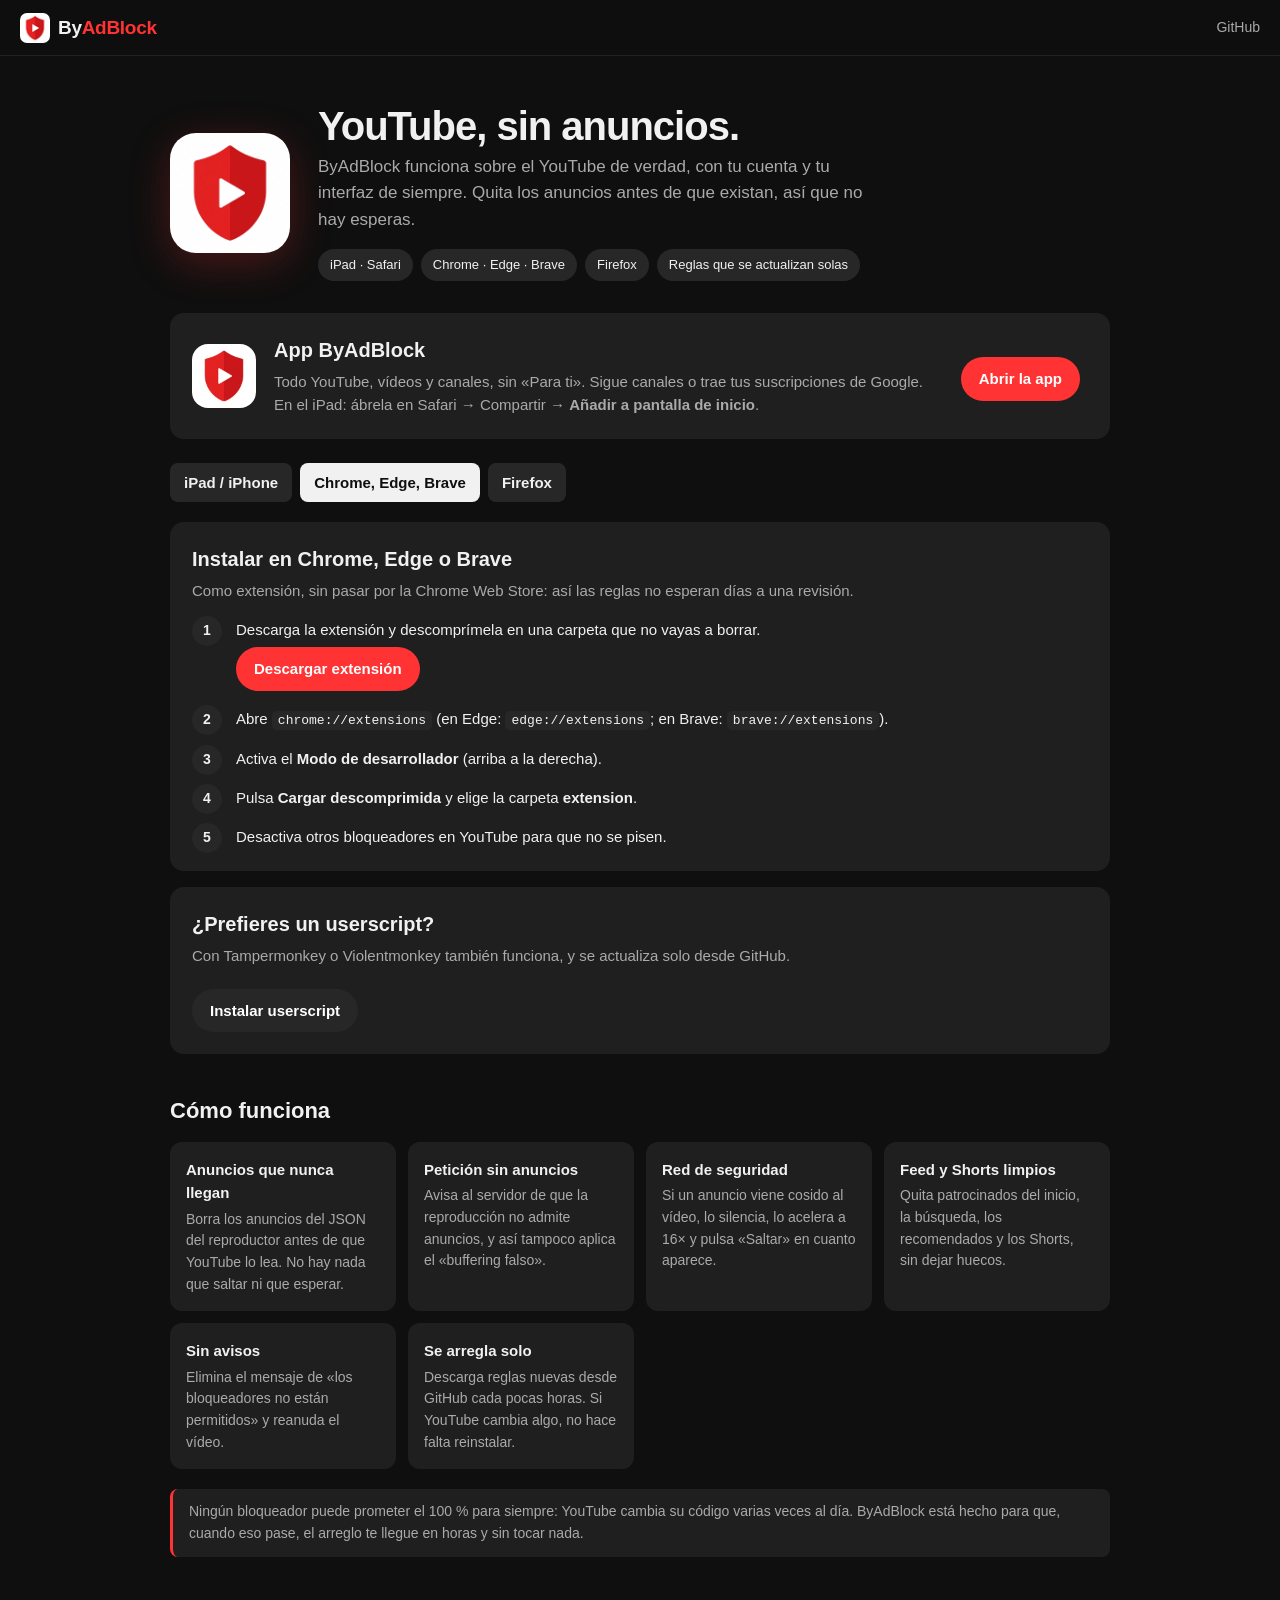
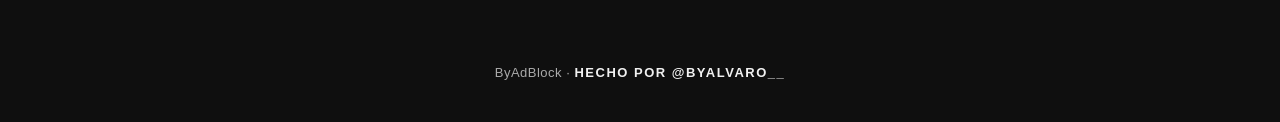
<file: index.html>
<!DOCTYPE html>
<html lang="es">
<head>
<meta charset="utf-8">
<meta name="viewport" content="width=device-width, initial-scale=1, viewport-fit=cover">
<title>ByAdBlock — YouTube sin anuncios</title>
<meta name="description" content="ByAdBlock: YouTube limpio, sin anuncios y sin esperas, en iPad y PC. HECHO POR @BYALVARO__">
<meta name="theme-color" content="#0f0f0f">
<link rel="icon" href="favicon.png">
<link rel="apple-touch-icon" href="apple-touch-icon.png">
<style>
  :root {
    --bg: #0f0f0f; --surface: #1f1f1f; --surface-2: #272727; --line: #3f3f3f;
    --text: #f1f1f1; --muted: #aaaaaa; --red: #ff3333; --red-dark: #cc1f1f; --ok: #3ea6ff;
  }
  * { box-sizing: border-box; }
  html { -webkit-text-size-adjust: 100%; }
  body {
    margin: 0; background: var(--bg); color: var(--text);
    font: 15px/1.55 -apple-system, BlinkMacSystemFont, "Roboto", "Segoe UI", Arial, sans-serif;
    padding: env(safe-area-inset-top) env(safe-area-inset-right) env(safe-area-inset-bottom) env(safe-area-inset-left);
  }
  a { color: var(--ok); text-decoration: none; }
  a:hover { text-decoration: underline; }

  header.bar {
    position: sticky; top: 0; z-index: 10; display: flex; align-items: center; gap: 12px;
    height: 56px; padding: 0 20px; background: rgba(15,15,15,.92); backdrop-filter: blur(12px);
    -webkit-backdrop-filter: blur(12px); border-bottom: 1px solid #222;
  }
  .logo { display: flex; align-items: center; gap: 8px; font-weight: 700; font-size: 19px; letter-spacing: -.3px; color: var(--text); }
  .logo img { width: 30px; height: 30px; border-radius: 7px; }
  .logo span { color: var(--red); }
  .bar .spacer { flex: 1; }
  .bar a.gh { color: var(--muted); font-size: 14px; }

  main { max-width: 980px; margin: 0 auto; padding: 0 20px 64px; }

  .hero { display: grid; grid-template-columns: auto 1fr; gap: 28px; align-items: center; padding: 48px 0 32px; }
  .hero img { width: 120px; height: 120px; border-radius: 26px; box-shadow: 0 10px 40px rgba(255,51,51,.25); }
  .hero h1 { margin: 0 0 6px; font-size: 40px; line-height: 1.1; letter-spacing: -1px; }
  .hero p { margin: 0; color: var(--muted); font-size: 17px; max-width: 560px; }
  .chips { display: flex; flex-wrap: wrap; gap: 8px; margin-top: 16px; }
  .chip { background: var(--surface-2); border-radius: 999px; padding: 6px 12px; font-size: 13px; font-weight: 500; }

  .tabs { display: flex; gap: 8px; overflow-x: auto; padding: 8px 0 20px; scrollbar-width: none; }
  .tabs::-webkit-scrollbar { display: none; }
  .tab {
    flex: none; border: 0; cursor: pointer; border-radius: 8px; padding: 8px 14px; font: inherit; font-weight: 600;
    background: var(--surface-2); color: var(--text);
  }
  .tab[aria-selected="true"] { background: var(--text); color: var(--bg); }

  .panel { display: none; }
  .panel.active { display: block; }
  .card { background: var(--surface); border-radius: 14px; padding: 22px; margin-bottom: 16px; }
  .card h2 { margin: 0 0 4px; font-size: 20px; }
  .card .sub { color: var(--muted); margin: 0 0 16px; }
  ol.steps { margin: 0; padding: 0; list-style: none; counter-reset: s; }
  ol.steps li { counter-increment: s; position: relative; padding: 0 0 16px 44px; }
  ol.steps li:last-child { padding-bottom: 0; }
  ol.steps li::before {
    content: counter(s); position: absolute; left: 0; top: -2px; width: 30px; height: 30px; border-radius: 50%;
    background: var(--surface-2); display: grid; place-items: center; font-weight: 700; font-size: 14px;
  }
  ol.steps b { color: var(--text); }
  code { background: var(--surface-2); padding: 2px 6px; border-radius: 5px; font-size: 13px; }

  .btn {
    display: inline-flex; align-items: center; gap: 8px; border-radius: 999px; padding: 10px 18px; margin: 6px 8px 0 0;
    font-weight: 600; background: var(--red); color: #fff !important; text-decoration: none !important;
  }
  .btn:hover { background: var(--red-dark); }
  .btn.ghost { background: var(--surface-2); }
  .btn.ghost:hover { background: var(--line); }

  .grid { display: grid; grid-template-columns: repeat(auto-fit, minmax(210px, 1fr)); gap: 12px; }
  .feat { background: var(--surface); border-radius: 12px; padding: 16px; }
  .feat h3 { margin: 0 0 4px; font-size: 15px; }
  .feat p { margin: 0; color: var(--muted); font-size: 14px; }
  .note { border-left: 3px solid var(--red); background: var(--surface); border-radius: 8px; padding: 12px 16px; color: var(--muted); font-size: 14px; }

  h2.section { font-size: 22px; margin: 40px 0 14px; }
  footer { text-align: center; color: var(--muted); padding: 28px 20px 40px; font-size: 13px; letter-spacing: .5px; }
  footer strong { color: var(--text); letter-spacing: 1.5px; }

  @media (max-width: 600px) {
    .hero { grid-template-columns: 1fr; text-align: center; padding-top: 32px; }
    .hero img { margin: 0 auto; width: 96px; height: 96px; }
    .hero h1 { font-size: 32px; }
    .chips { justify-content: center; }
  }
</style>
</head>
<body>
<header class="bar">
  <a class="logo" href="./"><img src="favicon.png" alt=""><b>By<span>AdBlock</span></b></a>
  <div class="spacer"></div>
  <a class="gh" href="https://github.com/ByAlvaroo/ByAdblock">GitHub</a>
</header>

<main>
  <section class="hero">
    <img src="icon-512.png" alt="Icono de ByAdBlock">
    <div>
      <h1>YouTube, sin anuncios.</h1>
      <p>ByAdBlock funciona sobre el YouTube de verdad, con tu cuenta y tu interfaz de siempre. Quita los anuncios antes de que existan, así que no hay esperas.</p>
      <div class="chips">
        <span class="chip">iPad · Safari</span><span class="chip">Chrome · Edge · Brave</span><span class="chip">Firefox</span><span class="chip">Reglas que se actualizan solas</span>
      </div>
    </div>
  </section>

  <div class="card" style="display:flex;gap:18px;align-items:center;flex-wrap:wrap">
    <img src="app/icons/icon-192.png" alt="" style="width:64px;height:64px;border-radius:16px">
    <div style="flex:1;min-width:220px">
      <h2>App ByAdBlock</h2>
      <p class="sub" style="margin:0">Todo YouTube, vídeos y canales, sin «Para ti». Sigue canales o trae tus suscripciones de Google. En el iPad: ábrela en Safari → Compartir → <b>Añadir a pantalla de inicio</b>.</p>
    </div>
    <a class="btn" href="app/">Abrir la app</a>
  </div>

  <div class="tabs" role="tablist">
    <button class="tab" role="tab" aria-selected="true" data-tab="ipad">iPad / iPhone</button>
    <button class="tab" role="tab" aria-selected="false" data-tab="chrome">Chrome, Edge, Brave</button>
    <button class="tab" role="tab" aria-selected="false" data-tab="firefox">Firefox</button>
  </div>

  <!-- iPad -->
  <section class="panel active" id="ipad">
    <div class="card">
      <h2>Instalar en iPad</h2>
      <p class="sub">Se instala una vez. Después ByAdBlock se actualiza solo.</p>
      <ol class="steps">
        <li>Instala la app gratuita <b>Userscripts</b> de la App Store (de código abierto, no recoge datos). <br><a class="btn ghost" href="https://apps.apple.com/app/id1463298887">Abrir en la App Store</a></li>
        <li>Abre <b>Userscripts</b> una vez para que cree su carpeta.</li>
        <li>Ve a <b>Ajustes → Apps → Safari → Extensiones → Userscripts</b>, actívala y en <b>youtube.com</b> elige <b>Permitir</b>.</li>
        <li>En <b>Safari</b>, pulsa este botón. Toca el icono <b>«aA»</b> o el de extensiones de la barra → <b>Userscripts</b> → <b>Instalar</b>.<br><a class="btn" href="byadblock.user.js">Instalar ByAdBlock</a></li>
        <li>Abre <a href="https://www.youtube.com">youtube.com</a> en Safari. Listo.</li>
      </ol>
    </div>

    <div class="card">
      <h2>Icono en la pantalla de inicio</h2>
      <p class="sub">Apple no deja que las extensiones funcionen en webs añadidas con «Añadir a pantalla de inicio». Este atajo crea un icono que abre YouTube en Safari, donde ByAdBlock sí funciona.</p>
      <ol class="steps">
        <li>Abre la app <b>Atajos</b> → <b>+</b> → <b>Añadir acción</b> → busca <b>«Abrir URL»</b>.</li>
        <li>Escribe <code>https://www.youtube.com</code> como URL.</li>
        <li>Toca el nombre del atajo arriba → <b>Cambiar nombre</b>: «YouTube». Luego <b>Añadir a pantalla de inicio</b> y elige como imagen el icono de ByAdBlock (mantén pulsado <a href="apple-touch-icon.png">este icono</a> → Guardar en Fotos).</li>
      </ol>
    </div>
  </section>

  <!-- Chrome -->
  <section class="panel" id="chrome">
    <div class="card">
      <h2>Instalar en Chrome, Edge o Brave</h2>
      <p class="sub">Como extensión, sin pasar por la Chrome Web Store: así las reglas no esperan días a una revisión.</p>
      <ol class="steps">
        <li>Descarga la extensión y descomprímela en una carpeta que no vayas a borrar. <br><a class="btn" href="ByAdBlock-extension.zip">Descargar extensión</a></li>
        <li>Abre <code>chrome://extensions</code> (en Edge: <code>edge://extensions</code>; en Brave: <code>brave://extensions</code>).</li>
        <li>Activa el <b>Modo de desarrollador</b> (arriba a la derecha).</li>
        <li>Pulsa <b>Cargar descomprimida</b> y elige la carpeta <b>extension</b>.</li>
        <li>Desactiva otros bloqueadores en YouTube para que no se pisen.</li>
      </ol>
    </div>
    <div class="card">
      <h2>¿Prefieres un userscript?</h2>
      <p class="sub">Con Tampermonkey o Violentmonkey también funciona, y se actualiza solo desde GitHub.</p>
      <a class="btn ghost" href="byadblock.user.js">Instalar userscript</a>
    </div>
  </section>

  <!-- Firefox -->
  <section class="panel" id="firefox">
    <div class="card">
      <h2>Instalar en Firefox</h2>
      <p class="sub">La forma más sencilla y permanente es el userscript con Violentmonkey.</p>
      <ol class="steps">
        <li>Instala <b>Violentmonkey</b> desde <a href="https://addons.mozilla.org/firefox/addon/violentmonkey/">addons.mozilla.org</a>.</li>
        <li>Pulsa el botón y confirma la instalación. <br><a class="btn" href="byadblock.user.js">Instalar ByAdBlock</a></li>
        <li>Si ya usas uBlock Origin, puedes dejarlo: ByAdBlock no bloquea peticiones, así que no chocan. Si notas algo raro, prueba con uno solo.</li>
      </ol>
    </div>
  </section>

  <h2 class="section">Cómo funciona</h2>
  <div class="grid">
    <div class="feat"><h3>Anuncios que nunca llegan</h3><p>Borra los anuncios del JSON del reproductor antes de que YouTube lo lea. No hay nada que saltar ni que esperar.</p></div>
    <div class="feat"><h3>Petición sin anuncios</h3><p>Avisa al servidor de que la reproducción no admite anuncios, y así tampoco aplica el «buffering falso».</p></div>
    <div class="feat"><h3>Red de seguridad</h3><p>Si un anuncio viene cosido al vídeo, lo silencia, lo acelera a 16× y pulsa «Saltar» en cuanto aparece.</p></div>
    <div class="feat"><h3>Feed y Shorts limpios</h3><p>Quita patrocinados del inicio, la búsqueda, los recomendados y los Shorts, sin dejar huecos.</p></div>
    <div class="feat"><h3>Sin avisos</h3><p>Elimina el mensaje de «los bloqueadores no están permitidos» y reanuda el vídeo.</p></div>
    <div class="feat"><h3>Se arregla solo</h3><p>Descarga reglas nuevas desde GitHub cada pocas horas. Si YouTube cambia algo, no hace falta reinstalar.</p></div>
  </div>

  <p class="note" style="margin-top:20px">Ningún bloqueador puede prometer el 100 % para siempre: YouTube cambia su código varias veces al día. ByAdBlock está hecho para que, cuando eso pase, el arreglo te llegue en horas y sin tocar nada.</p>
</main>

<footer>ByAdBlock · <strong>HECHO POR @BYALVARO__</strong></footer>

<script>
  (function () {
    var tabs = document.querySelectorAll('.tab');
    function show(id) {
      tabs.forEach(function (t) { t.setAttribute('aria-selected', String(t.dataset.tab === id)); });
      document.querySelectorAll('.panel').forEach(function (p) { p.classList.toggle('active', p.id === id); });
    }
    tabs.forEach(function (t) { t.addEventListener('click', function () { show(t.dataset.tab); }); });
    // Abre la pestaña que toca según el dispositivo
    var ua = navigator.userAgent;
    var isIOS = /iPad|iPhone|iPod/.test(ua) || (navigator.platform === 'MacIntel' && navigator.maxTouchPoints > 1);
    if (!isIOS) show(/Firefox\//.test(ua) ? 'firefox' : 'chrome');
  })();
</script>
</body>
</html>
</file>
